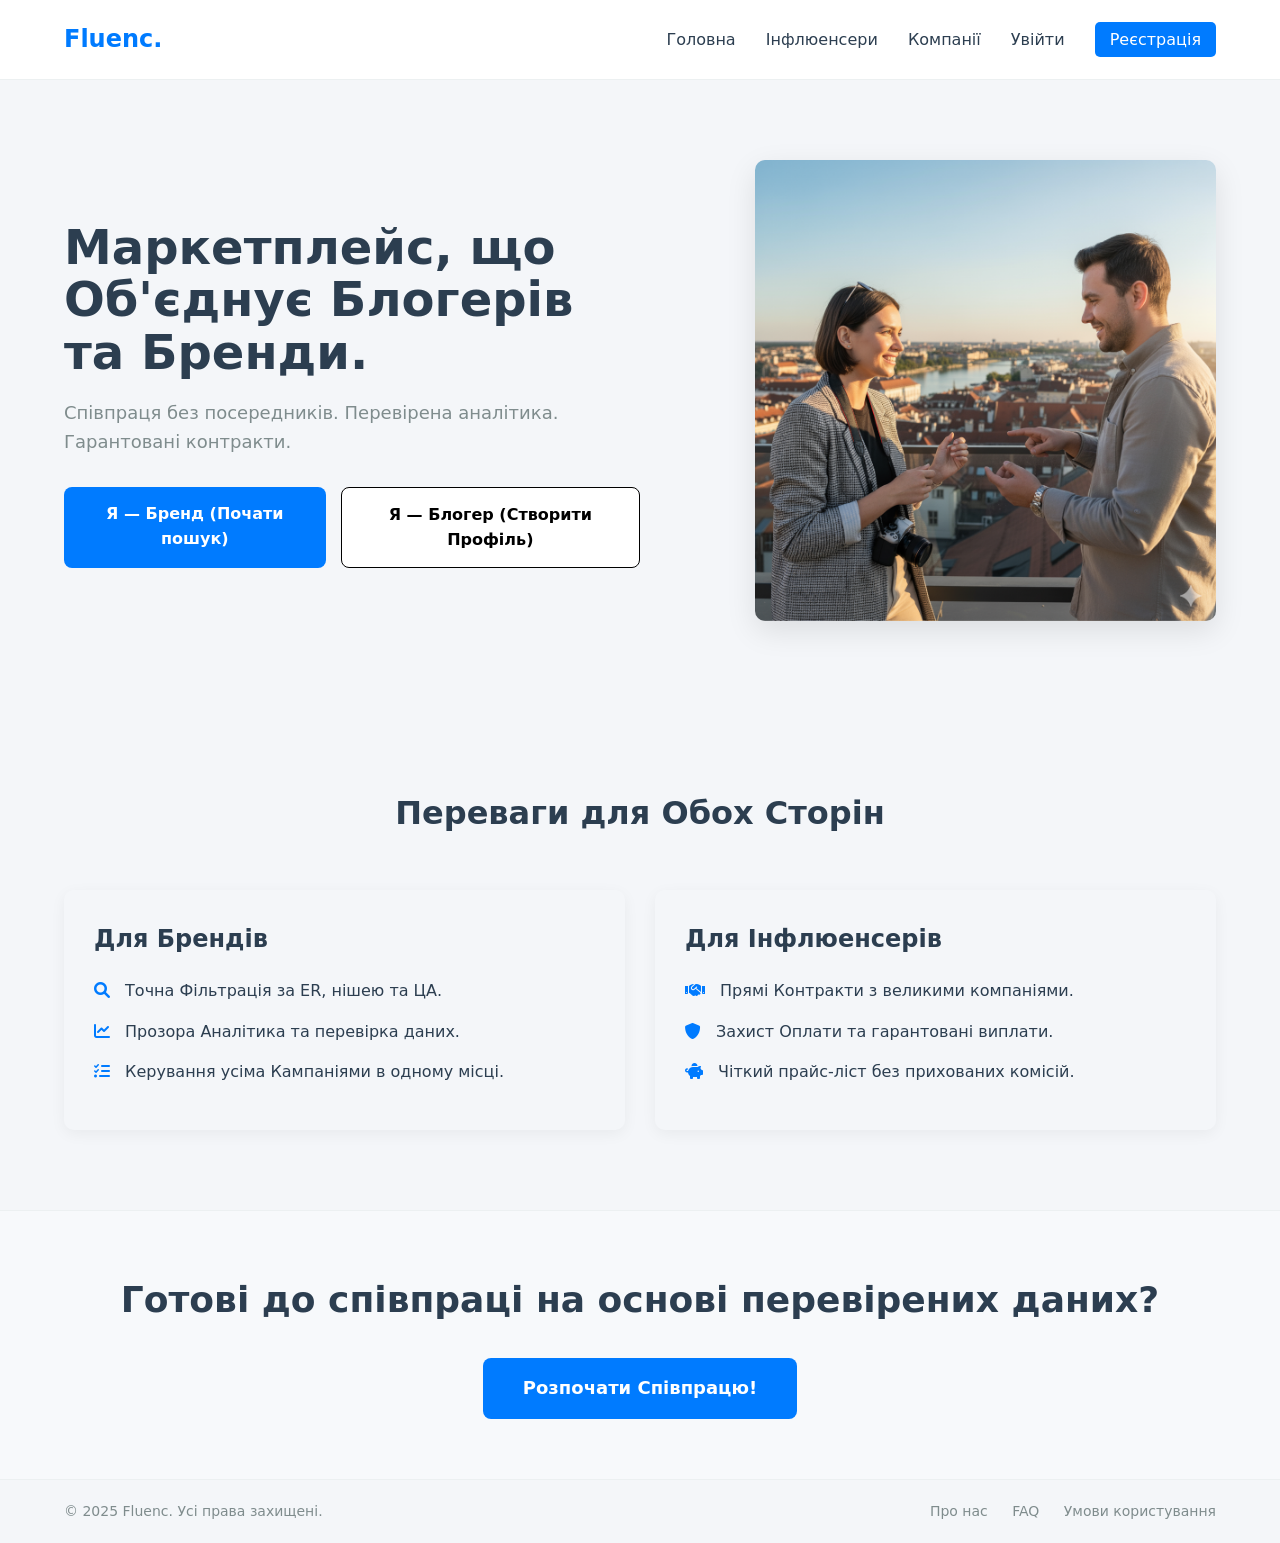
<file: index.html>
<!DOCTYPE html>
<html lang="uk">
<head>
    <meta charset="UTF-8">
    <meta name="viewport" content="width=device-width, initial-scale=1.0">
    <title>Fluenc — Маркетплейс для Блогерів та Брендів</title>
    <link rel="stylesheet" href="./styles.css">
    <link rel="stylesheet" href="https://cdnjs.cloudflare.com/ajax/libs/font-awesome/6.0.0-beta3/css/all.min.css">
</head>
<body>
  <header class="main-header">
        <div class="logo">Fluenc.</div>
    <nav class="main-nav">
        <a href="./index.html" class="nav-item active">Головна</a> 
        <a href="/flpl/influencers-discovry.html" class="nav-item">Інфлюенсери</a>
        <a href="/flpl/company-list.html" class="nav-item">Компанії</a>

        <a href="./login.html" class="nav-item login-btn" id="dynamicPrimaryLink">Увійти</a>
        
        <a href="./register.html" class="nav-item signup-btn" id="dynamicSecondaryLink">Реєстрація</a>
    </nav>
    </header>

    <section class="hero-section">
        <div class="hero-content">
            <h1>Маркетплейс, що Об'єднує Блогерів та Бренди.</h1>
            <p class="subtitle">Співпраця без посередників. Перевірена аналітика. Гарантовані контракти.</p>
            <div class="cta-group">
                <a href="/register/brand" class="cta-button primary">Я — Бренд (Почати пошук)</a>
                <a href="/register/blogger" class="cta-button secondary">Я — Блогер (Створити Профіль)</a>
            </div>
        </div>
        <div class="hero-visual">
            <img src="./placeholder-hero.png" alt="Візуалізація успішної співпраці">
        </div>
    </section>
    
    <section class="value-section">
        <h2>Переваги для Обох Сторін</h2>
        <div class="value-columns">
            
            <div class="value-card brand-focus">
                <h3>Для Брендів</h3>
                <ul>
                    <li><i class="fas fa-search"></i> Точна Фільтрація за ER, нішею та ЦА.</li>
                    <li><i class="fas fa-chart-line"></i> Прозора Аналітика та перевірка даних.</li>
                    <li><i class="fas fa-tasks"></i> Керування усіма Кампаніями в одному місці.</li>
                </ul>
            </div>

            <div class="value-card influencer-focus">
                <h3>Для Інфлюенсерів</h3>
                <ul>
                    <li><i class="fas fa-handshake"></i> Прямі Контракти з великими компаніями.</li>
                    <li><i class="fas fa-shield-alt"></i> Захист Оплати та гарантовані виплати.</li>
                    <li><i class="fas fa-piggy-bank"></i> Чіткий прайс-ліст без прихованих комісій.</li>
                </ul>
            </div>

        </div>
    </section>

    <section class="final-cta">
        <h2>Готові до співпраці на основі перевірених даних?</h2>
        <a href="./register.html" class="cta-button primary large">Розпочати Співпрацю!</a>
    </section>

    <footer class="main-footer">
        <p>&copy; 2025 Fluenc. Усі права захищені.</p>
        <div class="footer-links">
            <a href="#">Про нас</a>
            <a href="#">FAQ</a>
            <a href="#">Умови користування</a>
        </div>
    </footer>
<script>
    document.addEventListener('DOMContentLoaded', () => {
        const token = localStorage.getItem('userToken');

        // Динамічні елементи
        const primaryLink = document.getElementById('dynamicPrimaryLink');
        const secondaryLink = document.getElementById('dynamicSecondaryLink');
        
        // Перевіряємо токен і оновлюємо навігацію
        if (token) {
            // КОРИСТУВАЧ УВІЙШОВ
            
            // 1. Зміна "Увійти" на "Мій Профіль"
            if (primaryLink) {
                primaryLink.textContent = 'Мій Профіль';
                primaryLink.href = './profile.html';
                // Прибираємо клас login-btn, якщо він має стилі, які не підходять для "Профілю"
                // primaryLink.classList.remove('login-btn'); 
                // primaryLink.classList.add('profile-btn'); // Додаємо, якщо потрібно
            }

            // 2. Зміна "Реєстрація" на "Вийти"
            if (secondaryLink) {
                secondaryLink.textContent = 'Вийти';
                secondaryLink.href = '#'; // Посилання на сторінку "Вийти" не потрібне
                
                // Додаємо функціональність "Вийти"
                secondaryLink.addEventListener('click', (e) => {
                    e.preventDefault();
                    localStorage.removeItem('userToken'); // Видаляємо токен
                    window.location.href = './index.html'; 
                });
            }

        } else {
            // КОРИСТУВАЧ ВИЙШОВ (Залишаємо як є, але явно встановлюємо на випадок оновлення)

            if (primaryLink) {
                primaryLink.textContent = 'Увійти';
                primaryLink.href = './login.html';
            }
            if (secondaryLink) {
                secondaryLink.textContent = 'Реєстрація';
                secondaryLink.href = './register.html';
                // Важливо: видалити попередній обробник подій "Вийти", якщо він був
                // Хоча при перезавантаженні сторінки він видаляється автоматично.
            }
        }
    });
</script>
</body>
</html>
</file>
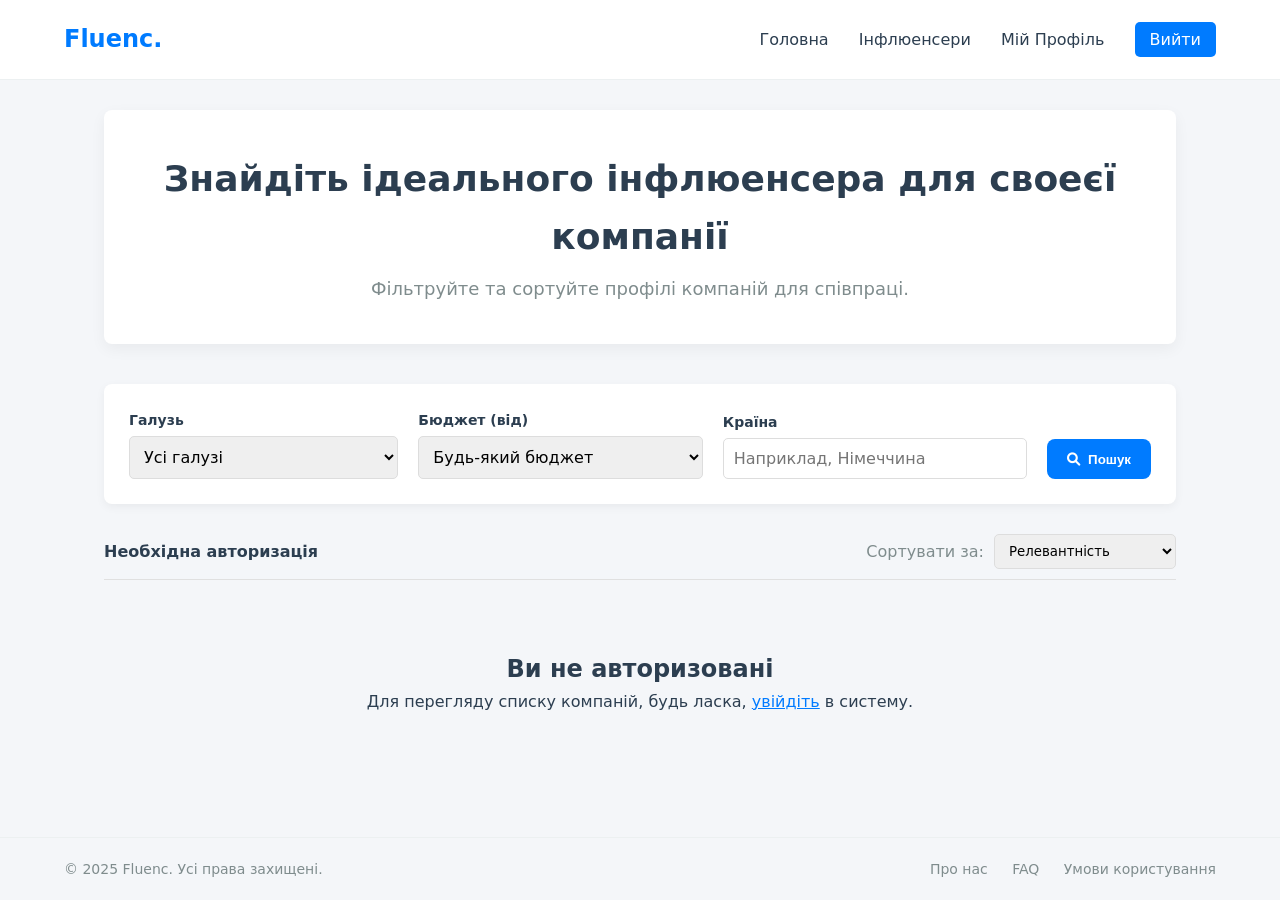
<file: company-discovery.html>
<!DOCTYPE html>
<html lang="uk">
<head>
    <meta charset="UTF-8">
    <meta name="viewport" content="width=device-width, initial-scale=1.0">
    <title>Пошук Компаній | Fluenc</title>
    <link rel="stylesheet" href="./styles.css"> 
    <link rel="stylesheet" href="https://cdnjs.cloudflare.com/ajax/libs/font-awesome/6.0.0-beta3/css/all.min.css">
</head>
<body>

    <header class="main-header">
        <div class="logo">Fluenc.</div>
        <nav class="main-nav">
            <a href="/flpl/index.html" class="nav-item">Головна</a>
            <a href="/flpl/influencers-discovery.html" class="nav-item">Інфлюенсери</a> 
            <a href="./profile.html" class="nav-item login-btn">Мій Профіль</a>
            <a href="#" class="nav-item signup-btn" id="logoutBtn">Вийти</a>
        </nav>
    </header>

    <div class="discovery-container">
        
        <div class="discovery-hero">
            <h1>Знайдіть ідеального інфлюенсера для своеєї компанії</h1>
            <p>Фільтруйте та сортуйте профілі компаній для співпраці.</p>
        </div>

        <div class="filter-panel">
            <div class="filter-group">
                <label for="category">Галузь</label>
                <select id="category">
                    <option value="">Усі галузі</option>
                    <option value="tech">Tech</option>
                    <option value="food">Food & Beverage</option>
                    <option value="fashion">Fashion & Apparel</option>
                </select>
            </div>

            <div class="filter-group">
                <label for="followers">Бюджет (від)</label>
                <select id="followers">
                    <option value="">Будь-який бюджет</option>
                    <option value="10k">$10,000+</option>
                    <option value="50k">$50,000+</option>
                </select>
            </div>
            
            <div class="filter-group">
                <label for="country">Країна</label>
                <input type="text" id="country" placeholder="Наприклад, Німеччина">
            </div>

            <button class="cta-button primary" id="searchButton">
                <i class="fas fa-search"></i> Пошук
            </button>
        </div>

        <div class="results-header">
            <span class="results-count" id="resultsCount">Завантаження...</span>
            <div class="sort-options">
                <label for="sort">Сортувати за:</label>
                <select id="sort">
                    <option value="relevance">Релевантність</option>
                    <option value="budget_desc">Бюджет (спадання)</option>
                    <option value="age_asc">Найновіші</option>
                </select>
            </div>
        </div>

        <div class="influencer-grid" id="companyGrid">
            </div>
        
        <div class="pagination">
        </div>
    </div>

    <footer class="main-footer">
        <p>&copy; 2025 Fluenc. Усі права захищені.</p>
        <div class="footer-links">
            <a href="#">Про нас</a>
            <a href="#">FAQ</a>
            <a href="#">Умови користування</a>
        </div>
    </footer>

<script>
    document.addEventListener('DOMContentLoaded', () => {
        // !!! ЗМІНА API URL ДЛЯ КОМПАНІЙ !!!
        const API_URL = 'http://185.12.143.193:8080/profiles/companies/';
        const storedToken = localStorage.getItem('userToken'); 
        // !!! ЗМІНА ID КОНТЕЙНЕРА !!!
        const companyGrid = document.getElementById('companyGrid'); 
        const resultsCount = document.getElementById('resultsCount');
        const searchButton = document.getElementById('searchButton');
        const LOGIN_PATH = './login.html'; 
        
        // !!! Шлях до дефолтного фото !!!
        const DEFAULT_PHOTO_URL = './3kyuvn3ky.png'; 

        // 1. ПЕРЕВІРКА АВТОРИЗАЦІЇ
        if (!storedToken) {
            resultsCount.textContent = 'Необхідна авторизація';
            companyGrid.innerHTML = `
                <div class="error-state" style="text-align: center; padding: 50px;">
                    <h2>Ви не авторизовані</h2>
                    <p>Для перегляду списку компаній, будь ласка, <a href="${LOGIN_PATH}" style="color: var(--primary-color);">увійдіть</a> в систему.</p>
                </div>
            `;
            return; 
        }

        // 2. ДОПОМІЖНІ ФУНКЦІЇ
        function formatCount(count) { return 'N/A'; }
        
        // Визначаємо іконку для соціальної мережі/сайту компанії
        function getSocialIcon(socialValue) {
            if (!socialValue) return '<i class="fas fa-globe"></i>';
            const lowerValue = socialValue.toLowerCase();
            if (lowerValue.includes('facebook') || lowerValue.includes('fb')) return '<i class="fab fa-facebook" style="color: #4267B2;"></i>';
            if (lowerValue.includes('linkedin')) return '<i class="fab fa-linkedin" style="color: #0A66C2;"></i>';
            if (lowerValue.includes('http') || lowerValue.includes('www')) return '<i class="fas fa-link"></i>';
            return '<i class="fas fa-globe"></i>'; 
        }
        
        /**
         * Генерує HTML-картку КОМПАНІЇ.
         * Використовуємо лише id, name, social.
         */
        function createCompanyCard(company) {
            const photoUrl = DEFAULT_PHOTO_URL;
            // Посилання на профіль компанії
            const profileUrl = company.id ? `/flpl/company-profile.html?id=${company.id}` : '#'; 
            const name = company.name || `Компанія #${company.id || 'N/A'}`;
            const primarySocialIcon = getSocialIcon(company.social);
            
            const niche = 'Не вказана галузь';
            const price = 'Запит на ціну'; // Це заглушка для полів компанії
            const isVerified = ''; 

            let socialLink = company.social || '#'; 

            // ВИПРАВЛЕННЯ URL (забезпечення абсолютності)
            if (socialLink.startsWith('https:/') && !socialLink.startsWith('https://')) {
                socialLink = socialLink.replace('https:/', 'https://');
            } else if (socialLink.startsWith('http:/') && !socialLink.startsWith('http://')) {
                socialLink = socialLink.replace('http:/', 'http://');
            }

            return `
                <div class="influencer-card">
                    <img class="card-photo" src="${photoUrl}" alt="${name}">
                    <div class="card-info">
                        <h3 class="card-name">${name} ${isVerified}</h3>
                        <p class="card-niche">Галузь: **${niche}**</p>
                        
                        <div class="card-stats" style="grid-template-columns: 1fr; border-top: none;">
                            <a href="${socialLink}" target="_blank" class="stat-item" 
                               style="flex-direction: row; gap: 10px; margin-bottom: 5px; text-decoration: none; color: inherit;">
                                ${primarySocialIcon}
                            </a>
                        </div>

                        <div class="card-pricing">
                            **Потреби:** ${price} 
                        </div>
                    </div> 
                    <a href="${profileUrl}" class="cta-button secondary full-width-btn">Переглянути Профіль</a>
                </div>
            `;
        }

        // 3. ФУНКЦІЯ ЗАВАНТАЖЕННЯ ДАНИХ
        async function fetchCompanies() {
            companyGrid.innerHTML = '<h2>Завантаження даних компаній...</h2>';
            resultsCount.textContent = 'Завантаження...';

            try {
                const response = await fetch(API_URL, {
                    method: 'GET',
                    headers: {
                        'Authorization': `Token ${storedToken}`, 
                        'Content-Type': 'application/json'
                    }
                });

                if (!response.ok) {
                    if (response.status === 401 || response.status === 403) {
                        localStorage.removeItem('userToken');
                        alert('Ваша сесія закінчилася або токен недійсний. Будь ласка, увійдіть знову.');
                        window.location.href = LOGIN_PATH;
                        return;
                    }
                    throw new Error(`HTTP error! status: ${response.status}`);
                }

                const data = await response.json();
                
                // === ПАРСИНГ: Очікуємо, що масив називається 'companies' або 'influencers' (залежно від конфігурації API) ===
                let companies;
                if (data && Array.isArray(data.companies)) {
                    companies = data.companies; 
                } else if (data && Array.isArray(data.influencers)) {
                     // Запасний варіант: якщо API неправильно назвав поле
                    companies = data.influencers;
                } else if (Array.isArray(data)) {
                    companies = data; // Запасний варіант для прямого масиву
                } else {
                    companies = [];
                }
                // =======================================================================

                if (companies.length === 0) {
                    companyGrid.innerHTML = '<p class="no-results" style="text-align: center;">На жаль, компаній не знайдено.</p>';
                    resultsCount.textContent = 'Знайдено 0 компаній';
                    return;
                }

                // Рендеринг карток
                const cardsHtml = companies.map(createCompanyCard).join('');
                companyGrid.innerHTML = cardsHtml;
                resultsCount.textContent = `Знайдено ${companies.length} компаній`;

            } catch (error) {
                console.error('Помилка завантаження компаній:', error);
                companyGrid.innerHTML = `
                    <div class="error-state" style="text-align: center; padding: 30px;">
                        <h2>Помилка завантаження даних</h2>
                        <p>Не вдалося отримати дані з API. Перевірте мережу або API-сервер.</p>
                    </div>
                `;
                resultsCount.textContent = 'Помилка завантаження';
            }
        }

        // Запускаємо завантаження даних
        fetchCompanies();
        
        // Додаємо обробник подій для кнопки "Пошук"
        searchButton.addEventListener('click', fetchCompanies);
    });
</script>
</body>
</html>
</file>
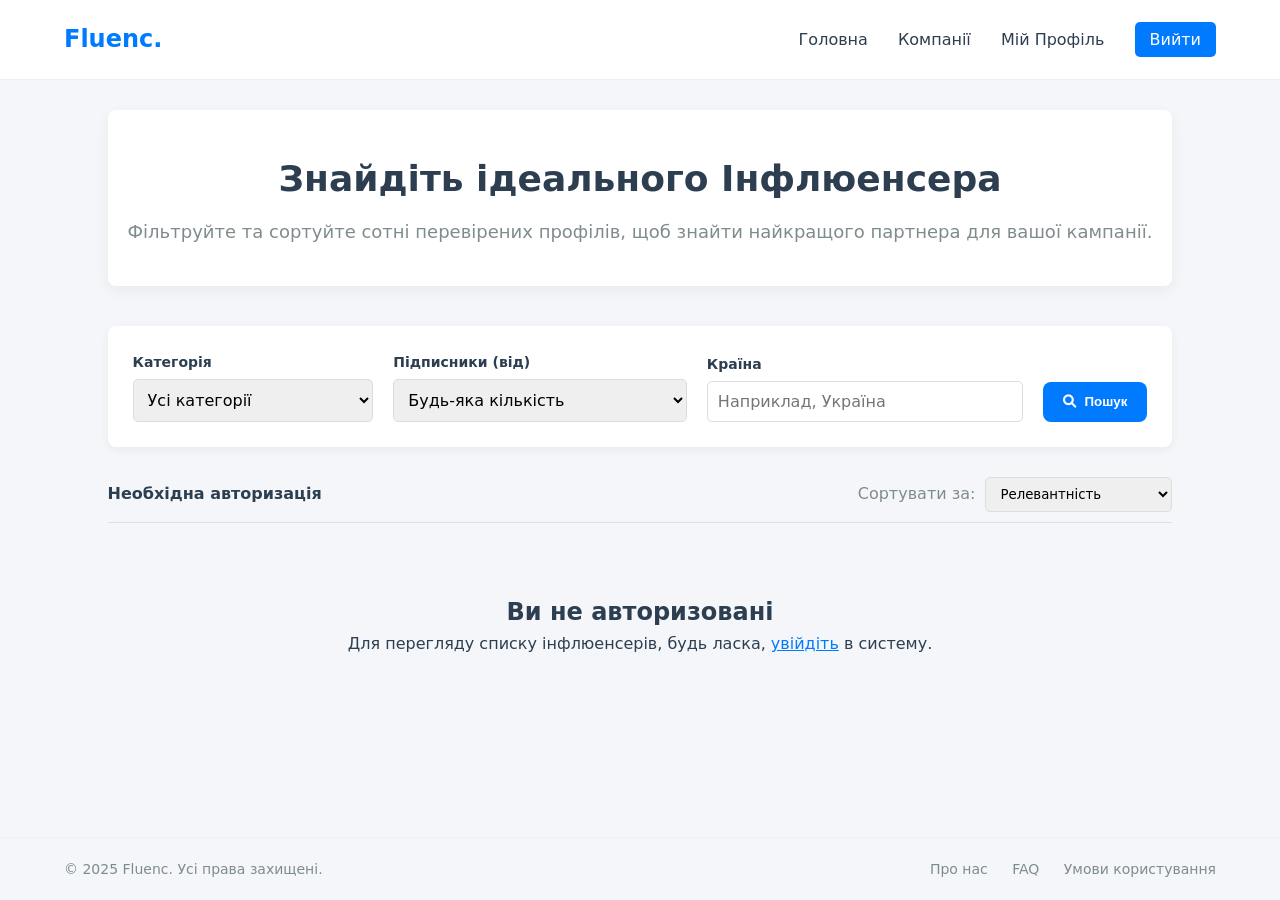
<file: influencers-discovery.html>
<!DOCTYPE html>
<html lang="uk">
<head>
    <meta charset="UTF-8">
    <meta name="viewport" content="width=device-width, initial-scale=1.0">
    <title>Пошук Інфлюенсерів | Fluenc</title>
    <link rel="stylesheet" href="./styles.css"> 
    <link rel="stylesheet" href="https://cdnjs.cloudflare.com/ajax/libs/font-awesome/6.0.0-beta3/css/all.min.css">
</head>
<body>

    <header class="main-header">
        <div class="logo">Fluenc.</div>
        <nav class="main-nav">
            <a href="/flpl/index.html" class="nav-item">Головна</a>
            <a href="./company-discovery.html" class="nav-item">Компанії</a>
            <a href="./profile.html" class="nav-item login-btn">Мій Профіль</a>
            <a href="#" class="nav-item signup-btn" id="logoutBtn">Вийти</a>
        </nav>
    </header>

    <div class="discovery-container">
        
        <div class="discovery-hero">
            <h1>Знайдіть ідеального Інфлюенсера</h1>
            <p>Фільтруйте та сортуйте сотні перевірених профілів, щоб знайти найкращого партнера для вашої кампанії.</p>
        </div>

        <div class="filter-panel">
           <div class="filter-group">
            <label for="category">Категорія</label>
             <select id="category">
              <option value="">Усі категорії</option>
              <option value="lifestyle">Lifestyle</option>
              <option value="tech">Tech</option>
              <option value="fashion">Fashion</option>
              <option value="food">Food</option>
              <option value="general">General</option> 
             </select>
           </div>

            <div class="filter-group">
                <label for="followers">Підписники (від)</label>
                <select id="followers">
                    <option value="">Будь-яка кількість</option>
                    <option value="10k">10,000+</option>
                    <option value="50k">50,000+</option>
                    <option value="100k">100,000+</option>
                    <option value="1m">1,000,000+</option>
                </select>
            </div>
            
            <div class="filter-group">
                <label for="country">Країна</label>
                <input type="text" id="country" placeholder="Наприклад, Україна">
            </div>

            <button class="cta-button primary" id="searchButton">
                <i class="fas fa-search"></i> Пошук
            </button>
        </div>

        <div class="results-header">
            <span class="results-count" id="resultsCount">Завантаження...</span>
            <div class="sort-options">
                <label for="sort">Сортувати за:</label>
                <select id="sort">
                    <option value="relevance">Релевантність</option>
                    <option value="followers_desc">Followers (спадання)</option>
                    <option value="price_asc">Ціна (зростання)</option>
                </select>
            </div>
        </div>

        <div class="influencer-grid" id="influencerGrid">
            </div>
        
        <div class="pagination">
            </div>
    </div>

    <footer class="main-footer">
        <p>&copy; 2025 Fluenc. Усі права захищені.</p>
        <div class="footer-links">
            <a href="#">Про нас</a>
            <a href="#">FAQ</a>
            <a href="#">Умови користування</a>
        </div>
    </footer>
<script>
    document.addEventListener('DOMContentLoaded', () => {
        const API_URL = 'http://185.12.143.193:8080/profiles/influencers/';
        const storedToken = localStorage.getItem('userToken'); 
        const influencerGrid = document.getElementById('influencerGrid');
        const resultsCount = document.getElementById('resultsCount');
        const searchButton = document.getElementById('searchButton');
        const LOGIN_PATH = './login.html'; 
        
        const DEFAULT_PHOTO_URL = './defaultava.png'; 
        
        // Отримання елементів фільтрів
        const categoryFilter = document.getElementById('category'); 
        const countryInput = document.getElementById('country'); 
        const followersFilter = document.getElementById('followers'); 

        // Глобальна змінна для зберігання всіх даних
        let allInfluencers = []; 
        let filteredInfluencers = [];

        // 1. ПЕРЕВІРКА АВТОРИЗАЦІЇ (НЕ ЗМІНЮЄМО)
        if (!storedToken) {
            resultsCount.textContent = 'Необхідна авторизація';
            influencerGrid.innerHTML = `
                <div class="error-state" style="text-align: center; padding: 50px;">
                    <h2>Ви не авторизовані</h2>
                    <p>Для перегляду списку інфлюенсерів, будь ласка, <a href="${LOGIN_PATH}" style="color: var(--primary-color);">увійдіть</a> в систему.</p>
                </div>
            `;
            return; 
        }

        // 2. ДОПОМІЖНІ ФУНКЦІЇ (НЕ ЗМІНЮЄМО)
        function formatCount(count) { 
            return 'N/A'; 
        }
        
        function getSocialIcon(socialValue) {
            if (!socialValue) return '<i class="fas fa-globe"></i>';
            const lowerValue = socialValue.toLowerCase();
            if (lowerValue.includes('vk')) return '<i class="fab fa-vk" style="color: #4C75A3;"></i> VK';
            if (lowerValue.includes('inst') || lowerValue.includes('instagram')) return '<i class="fab fa-instagram" style="color: #E4405F;"></i> Instagram';
            if (lowerValue.includes('youtube')) return '<i class="fab fa-youtube" style="color: #FF0000;"></i> YouTube';
            if (lowerValue.includes('twitch')) return '<i class="fab fa-twitch" style="color: #6441a5;"></i> Twitch';
            return '<i class="fas fa-globe"></i> Website'; 
        }

        function getCountryCode(countryName) {
            const countryCodes = {
                'ukraine': 'UA', 'poland': 'PL', 'deutscland': 'DE', 'united states': 'US',
                'usa': 'US', 'germany': 'DE', 'no entered': 'MISSING', 
            };
            const lowerCaseCountryName = countryName ? countryName.toLowerCase() : '';
            return countryCodes[lowerCaseCountryName] || null; 
        }
        
        function createInfluencerCard(influencer) {
            const photoUrl = DEFAULT_PHOTO_URL;
            const profileUrl = influencer.id ? `/flpl/influencer-profile.html?id=${influencer.id}` : '#'; 
            const name = influencer.name || `Користувач #${influencer.id || 'N/A'}`;
            const primarySocialIcon = getSocialIcon(influencer.social);
            
            const niche = influencer.category || influencer.niche || 'Не визначено';
            const price = 'Запит';
            const isVerified = ''; 

            const countryName = influencer.Country || influencer.country || ''; 
            const countryCode = getCountryCode(countryName);
            
            let socialLink = influencer.social || '#'; 
            if (socialLink.startsWith('https:/') && !socialLink.startsWith('https://')) {
                socialLink = socialLink.replace('https:/', 'https://');
            } else if (socialLink.startsWith('http:/') && !socialLink.startsWith('http://')) {
                socialLink = socialLink.replace('http:/', 'http://');
            }


            return `
                <div class="influencer-card">
                    <img class="card-photo" src="${photoUrl}" alt="${name}">
                    <div class="card-info">
                        <h3 class="card-name">${name} ${isVerified}</h3>
                        <p class="card-niche">Категорія: ${niche}</p>
                        
                        ${countryCode === 'MISSING'
                            ? `<p class="card-country"><i class="fas fa-map-marker-alt"></i> <strong>Не вказано</strong></p>`
                            : countryCode 
                                ? `<p class="card-country"><img src="https://flagcdn.com/16x12/${countryCode.toLowerCase()}.png" alt="${countryName} flag" class="flag-icon" /> ${countryName}</p>` 
                                : `<p class="card-country"><i class="fas fa-map-marker-alt"></i> ${countryName || 'Країна не вказана'}</p>`
                        }
                        
                        <div class="card-stats" style="grid-template-columns: 1fr; border-top: none;">
                            <a href="${socialLink}" target="_blank" class="stat-item" 
                               style="flex-direction: row; gap: 10px; margin-bottom: 5px; text-decoration: none; color: inherit;">
                                ${primarySocialIcon || 'Соціальна мережа не вказана'}
                            </a>
                        </div>

                        <div class="card-pricing">
                            <strong>Ціна поста:</strong> ${price}
                        </div>
                    </div>    
                    <a href="${profileUrl}" class="cta-button secondary full-width-btn">Переглянути Профіль</a>
                </div>
            `;
        }

        /**
         * Рендерить картки інфлюенсерів на сторінці
         */
        function renderInfluencers(influencers) {
            if (influencers.length === 0) {
                influencerGrid.innerHTML = '<p class="no-results" style="text-align: center;">На жаль, інфлюенсерів не знайдено за заданими фільтрами.</p>';
                resultsCount.textContent = 'Знайдено 0 інфлюенсерів';
                return;
            }

            const cardsHtml = influencers.map(createInfluencerCard).join('');
            influencerGrid.innerHTML = cardsHtml;
            resultsCount.textContent = `Знайдено ${influencers.length} інфлюенсерів`;
        }


        /**
         * 3. ФУНКЦІЯ ФІЛЬТРАЦІЇ (КЛІЄНТСЬКА)
         */
        function applyFilters() {
            resultsCount.textContent = 'Фільтрація...';
            
            let currentInfluencers = allInfluencers;

            const selectedCategory = categoryFilter.value;
            const inputCountry = countryInput.value.trim().toLowerCase(); 
            const selectedFollowers = followersFilter.value;

            // Фільтрація за КАТЕГОРІЄЮ
            if (selectedCategory) {
                currentInfluencers = currentInfluencers.filter(influencer => {
                    const niche = (influencer.category || influencer.niche || '').toLowerCase();
                    return niche === selectedCategory.toLowerCase();
                });
            }

            // Фільтрація за КРАЇНОЮ
            if (inputCountry) {
                currentInfluencers = currentInfluencers.filter(influencer => {
                    const country = (influencer.Country || influencer.country || '').toLowerCase();
                    return country.includes(inputCountry); 
                });
            }
            
            // Фільтрація за ПІДПИСНИКАМИ (ЗАГЛУШКА)
            if (selectedFollowers) {
                // ... логіка для підписників ...
            }

            filteredInfluencers = currentInfluencers;
            renderInfluencers(filteredInfluencers);
        }

        /**
         * 4. ФУНКЦІЯ ЗАВАНТАЖЕННЯ ВСІХ ДАНИХ (ОДИН РАЗ)
         */
        async function fetchInfluencers() {
            influencerGrid.innerHTML = '<h2>Завантаження даних...</h2>';
            resultsCount.textContent = 'Завантаження всіх даних...';

            try {
                const response = await fetch(API_URL, { 
                    method: 'GET',
                    headers: {
                        'Authorization': `Token ${storedToken}`, 
                        'Content-Type': 'application/json'
                    }
                });

                if (!response.ok) {
                    // Обробка помилок авторизації
                    if (response.status === 401 || response.status === 403) {
                        localStorage.removeItem('userToken');
                        alert('Ваша сесія закінчилася або токен недійсний. Будь ласка, увійдіть знову.');
                        window.location.href = LOGIN_PATH;
                        return;
                    }
                    throw new Error(`HTTP error! status: ${response.status}`);
                }

                const data = await response.json();
                
                let fetchedInfluencers;
                // Парсинг даних
                if (data && Array.isArray(data.influencers)) {
                    fetchedInfluencers = data.influencers; 
                } else if (Array.isArray(data)) {
                    fetchedInfluencers = data; 
                } else {
                    fetchedInfluencers = [];
                }
                
                // Зберігаємо всі завантажені дані глобально
                allInfluencers = fetchedInfluencers; 
                
                // Застосовуємо фільтри (щоб відобразити список за замовчуванням)
                applyFilters();

            } catch (error) {
                console.error('Помилка завантаження інфлюенсерів:', error);
                influencerGrid.innerHTML = `
                    <div class="error-state" style="text-align: center; padding: 30px;">
                        <h2>Помилка завантаження даних</h2>
                        <p>Не вдалося отримати дані з API. Перевірте мережу або API-сервер. (${error.message})</p>
                    </div>
                `;
                resultsCount.textContent = 'Помилка завантаження';
            }
        }

        // Запускаємо завантаження даних при першому завантаженні сторінки
        fetchInfluencers();
        
        // ЄДИНА ТОЧКА ВХОДУ ДЛЯ ФІЛЬТРАЦІЇ: КНОПКА "ПОШУК"
        searchButton.addEventListener('click', applyFilters);

        // Обробники 'change' ВИДАЛЕНО, щоб фільтрація спрацьовувала лише на 'Пошук'
    });
</script>
</body>
</html>
</file>
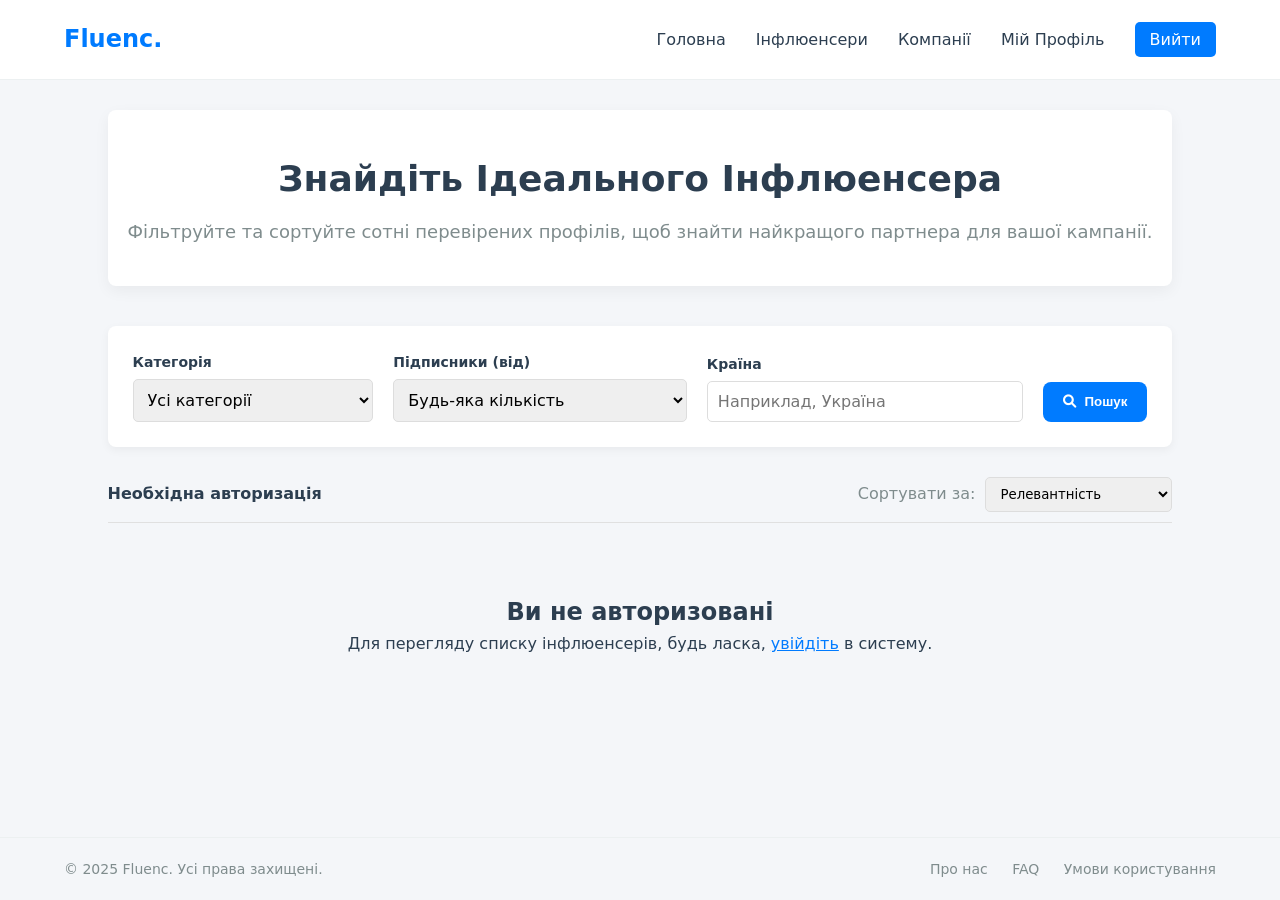
<file: influencers-discovry.html>
<!DOCTYPE html>
<html lang="uk">
<head>
    <meta charset="UTF-8">
    <meta name="viewport" content="width=device-width, initial-scale=1.0">
    <title>Пошук Інфлюенсерів | Fluenc</title>
    <link rel="stylesheet" href="./styles.css"> 
    <link rel="stylesheet" href="https://cdnjs.cloudflare.com/ajax/libs/font-awesome/6.0.0-beta3/css/all.min.css">
</head>
<body>

    <header class="main-header">
        <div class="logo">Fluenc.</div>
        <nav class="main-nav">
            <a href="/flpl/index.html" class="nav-item">Головна</a>
            <a href="/flpl/company-discovery.html" class="nav-item active">Інфлюенсери</a> 
            <a href="#" class="nav-item">Компанії</a>
            <a href="./profile.html" class="nav-item login-btn">Мій Профіль</a>
            <a href="#" class="nav-item signup-btn" id="logoutBtn">Вийти</a>
        </nav>
    </header>

    <div class="discovery-container">
        
        <div class="discovery-hero">
            <h1>Знайдіть Ідеального Інфлюенсера</h1>
            <p>Фільтруйте та сортуйте сотні перевірених профілів, щоб знайти найкращого партнера для вашої кампанії.</p>
        </div>

        <div class="filter-panel">
            <div class="filter-group">
                <label for="category">Категорія</label>
                <select id="category">
                    <option value="">Усі категорії</option>
                    <option value="lifestyle">Lifestyle</option>
                    <option value="tech">Tech</option>
                    <option value="fashion">Fashion</option>
                    <option value="food">Food</option>
                </select>
            </div>

            <div class="filter-group">
                <label for="followers">Підписники (від)</label>
                <select id="followers">
                    <option value="">Будь-яка кількість</option>
                    <option value="10k">10,000+</option>
                    <option value="50k">50,000+</option>
                    <option value="100k">100,000+</option>
                    <option value="1m">1,000,000+</option>
                </select>
            </div>
            
            <div class="filter-group">
                <label for="country">Країна</label>
                <input type="text" id="country" placeholder="Наприклад, Україна">
            </div>

            <button class="cta-button primary" id="searchButton">
                <i class="fas fa-search"></i> Пошук
            </button>
        </div>

        <div class="results-header">
            <span class="results-count" id="resultsCount">Завантаження...</span>
            <div class="sort-options">
                <label for="sort">Сортувати за:</label>
                <select id="sort">
                    <option value="relevance">Релевантність</option>
                    <option value="followers_desc">Followers (спадання)</option>
                    <option value="price_asc">Ціна (зростання)</option>
                </select>
            </div>
        </div>

        <div class="influencer-grid" id="influencerGrid">
            </div>
        
        <div class="pagination">
            </div>
    </div>

    <footer class="main-footer">
        <p>&copy; 2025 Fluenc. Усі права захищені.</p>
        <div class="footer-links">
            <a href="#">Про нас</a>
            <a href="#">FAQ</a>
            <a href="#">Умови користування</a>
        </div>
    </footer>

<script>
    document.addEventListener('DOMContentLoaded', () => {
        const API_URL = 'http://185.12.143.193:8080/profiles/influencers/';
        const storedToken = localStorage.getItem('userToken'); 
        const influencerGrid = document.getElementById('influencerGrid');
        const resultsCount = document.getElementById('resultsCount');
        const searchButton = document.getElementById('searchButton');
        const LOGIN_PATH = './login.html'; 
        
        const DEFAULT_PHOTO_URL = './3kyuvn3ky.png'; 

        // 1. ПЕРЕВІРКА АВТОРИЗАЦІЇ
        if (!storedToken) {
            resultsCount.textContent = 'Необхідна авторизація';
            influencerGrid.innerHTML = `
                <div class="error-state" style="text-align: center; padding: 50px;">
                    <h2>Ви не авторизовані</h2>
                    <p>Для перегляду списку інфлюенсерів, будь ласка, <a href="${LOGIN_PATH}" style="color: var(--primary-color);">увійдіть</a> в систему.</p>
                </div>
            `;
            return; 
        }

        // 2. ДОПОМІЖНІ ФУНКЦІЇ
        function formatCount(count) { return 'N/A'; }
        
        function getSocialIcon(socialValue) {
            if (!socialValue) return '<i class="fas fa-globe"></i>';
            const lowerValue = socialValue.toLowerCase();
            if (lowerValue.includes('vk')) return '<i class="fab fa-vk" style="color: #4C75A3;"></i>';
            if (lowerValue.includes('inst') || lowerValue.includes('instagram')) return '<i class="fab fa-instagram" style="color: #E4405F;"></i>';
            return '<i class="fas fa-globe"></i>'; 
        }
        
        function createInfluencerCard(influencer) {
            const photoUrl = DEFAULT_PHOTO_URL;
            // Перевіряємо, чи існує ID, інакше використовуємо заглушку
            const profileUrl = influencer.id ? `/flpl/influencer-profile.html?id=${influencer.id}` : '#'; 
            const name = influencer.name || `Користувач #${influencer.id || 'N/A'}`;
            const primarySocialIcon = getSocialIcon(influencer.social);
            
            const niche = 'Не визначено';
            const price = 'Запит';
            const isVerified = ''; 

            return `
                <div class="influencer-card">
                    <img class="card-photo" src="${photoUrl}" alt="${name}">
                    <div class="card-info">
                        <h3 class="card-name">${name} ${isVerified}</h3>
                        <p class="card-niche">Категорія: **${niche}**</p>
                        
                        <div class="card-stats" style="grid-template-columns: 1fr; border-top: none;">
                              <a href="${influencer.social}" target="_blank" class="stat-item" 
                               style="flex-direction: row; gap: 10px; margin-bottom: 5px; text-decoration: none; color: inherit;">
                                ${primarySocialIcon || 'Соціальна мережа не вказана'}
                            </a>
                        </div>

                        <div class="card-pricing">
                            **Ціна поста:** ${price}
                        </div>
                    </div>    
                    <a href="${profileUrl}" class="cta-button secondary full-width-btn">Переглянути Профіль</a>
                </div>
            `;
        }

        // 3. ФУНКЦІЯ ЗАВАНТАЖЕННЯ ДАНИХ (Виправлено парсинг)
        async function fetchInfluencers() {
            influencerGrid.innerHTML = '<h2>Завантаження даних...</h2>';
            resultsCount.textContent = 'Завантаження...';

            try {
                const response = await fetch(API_URL, {
                    method: 'GET',
                    headers: {
                        'Authorization': `Token ${storedToken}`, 
                        'Content-Type': 'application/json'
                    }
                });

                if (!response.ok) {
                    if (response.status === 401 || response.status === 403) {
                        localStorage.removeItem('userToken');
                        alert('Ваша сесія закінчилася або токен недійсний. Будь ласка, увійдіть знову.');
                        window.location.href = LOGIN_PATH;
                        return;
                    }
                    throw new Error(`HTTP error! status: ${response.status}`);
                }

                const data = await response.json();
                
                // === ВИПРАВЛЕННЯ ПАРСИНГУ: ЗНАЙШЛИ МАСИВ У ВЛАСТИВОСТІ 'influencers' ===
                let influencers;
                if (data && Array.isArray(data.influencers)) {
                    influencers = data.influencers; 
                } else if (Array.isArray(data)) {
                    influencers = data; // Запасний варіант для прямого масиву
                } else {
                    // Якщо не вдалося знайти масив, залишаємо його порожнім
                    influencers = [];
                }
                // =======================================================================


                if (influencers.length === 0) {
                    influencerGrid.innerHTML = '<p class="no-results" style="text-align: center;">На жаль, інфлюенсерів не знайдено.</p>';
                    resultsCount.textContent = 'Знайдено 0 інфлюенсерів';
                    return;
                }

                // Рендеринг карток
                const cardsHtml = influencers.map(createInfluencerCard).join('');
                influencerGrid.innerHTML = cardsHtml;
                resultsCount.textContent = `Знайдено ${influencers.length} інфлюенсерів`;

            } catch (error) {
                console.error('Помилка завантаження інфлюенсерів:', error);
                influencerGrid.innerHTML = `
                    <div class="error-state" style="text-align: center; padding: 30px;">
                        <h2>Помилка завантаження даних</h2>
                        <p>Не вдалося отримати дані з API. Перевірте мережу або API-сервер.</p>
                    </div>
                `;
                resultsCount.textContent = 'Помилка завантаження';
            }
        }

        // Запускаємо завантаження даних
        fetchInfluencers();
        
        // Додаємо обробник подій для кнопки "Пошук"
        searchButton.addEventListener('click', fetchInfluencers);
    });
</script>
</body>
</html>
</file>
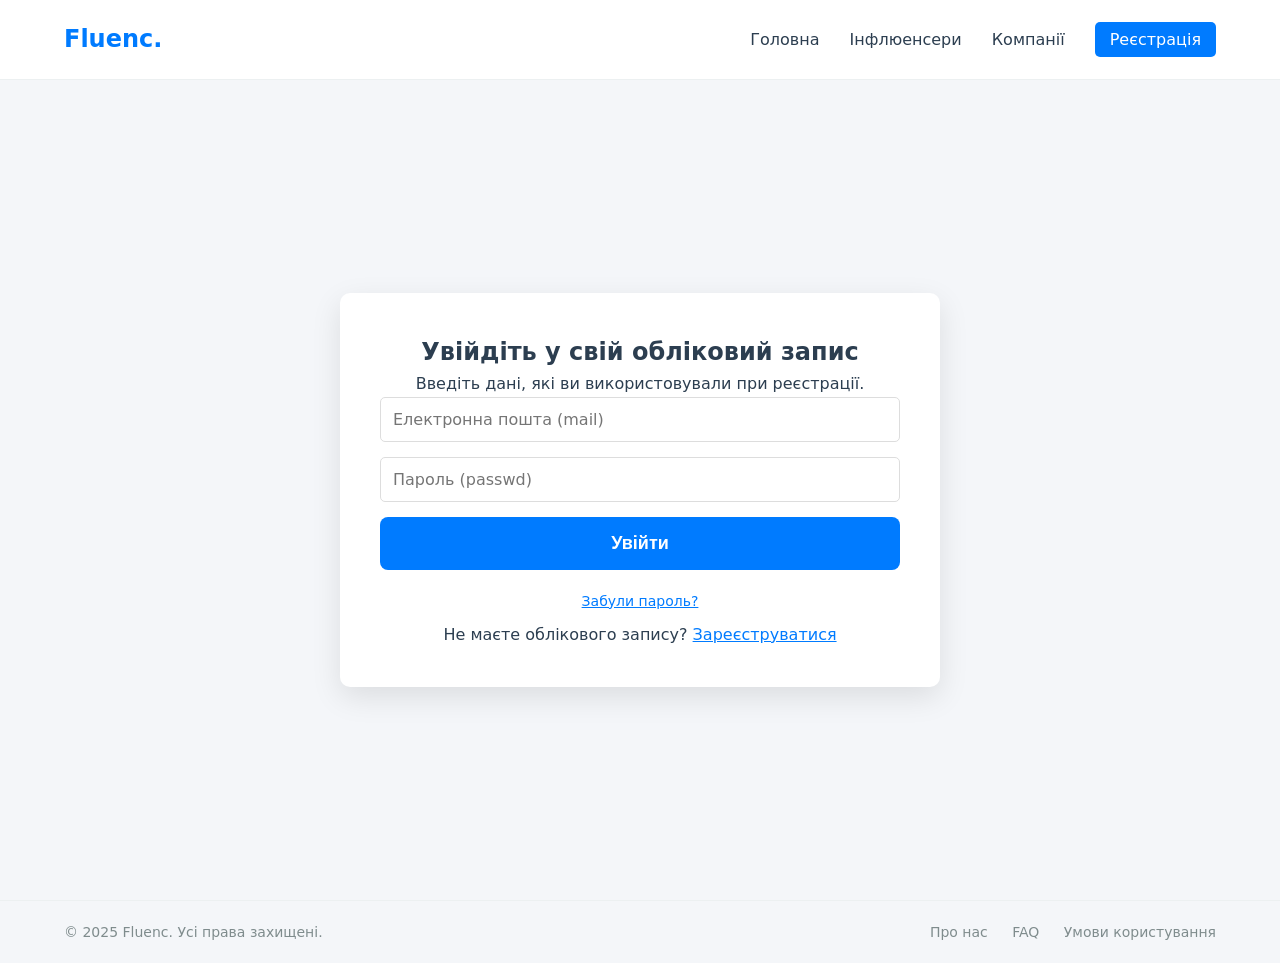
<file: login.html>
<!DOCTYPE html>
<html lang="uk">
<head>
    <meta charset="UTF-8">
    <meta name="viewport" content="width=device-width, initial-scale=1.0">
    <title>Вхід - Fluenc</title>
    <link rel="stylesheet" href="./styles.css">
    <link rel="stylesheet" href="https://cdnjs.cloudflare.com/ajax/libs/font-awesome/6.0.0-beta3/css/all.min.css">
</head>
<body>

    <header class="main-header">
        <div class="logo">Fluenc.</div>
        <nav class="main-nav">
            <a href="./" class="nav-item">Головна</a>
            <a href="#" class="nav-item">Інфлюенсери</a>
            <a href="#" class="nav-item">Компанії</a>
            <a href="./register.html" class="nav-item signup-btn">Реєстрація</a>
        </nav>
    </header>

    <div class="register-container">
        <div class="register-card">
            <h2>Увійдіть у свій обліковий запис</h2>
            <p>Введіть дані, які ви використовували при реєстрації.</p>

            <div id="errorMessage" class="message-container" style="display: none; background-color: #ffe6e6; border-color: #f44336; color: #8a1712;">
                <i class="fas fa-exclamation-triangle" style="color: #f44336;"></i>
                <div id="errorText"></div>
            </div>

            <form class="registration-form" id="loginForm">
                
                <input type="email" name="mail" placeholder="Електронна пошта (mail)" required>
                <input type="password" name="passwd" placeholder="Пароль (passwd)" required>
                
                <button type="submit" class="cta-button primary large" id="loginBtn">Увійти</button>
                
                <p style="margin-top: 20px; font-size: 14px;">
                    <a href="#" style="color: var(--primary-color);">Забули пароль?</a>
                </p>
                <p style="margin-top: 10px;">
                    Не маєте облікового запису? <a href="./register.html" style="color: var(--primary-color);">Зареєструватися</a>
                </p>
            </form>
        </div>
    </div>

    <footer class="main-footer">
        <p>&copy; 2025 Fluenc. Усі права захищені.</p>
        <div class="footer-links">
            <a href="#">Про нас</a>
            <a href="#">FAQ</a>
            <a href="#">Умови користування</a>
        </div>
    </footer>

    <script>
        // АДРЕСА АПІ для входу
        const API_URL = "http://185.12.143.193:8080/profiles/login/"; 

        const loginForm = document.getElementById('loginForm');
        const loginBtn = document.getElementById('loginBtn');
        const errorMessage = document.getElementById('errorMessage');
        const errorText = document.getElementById('errorText');

        // Функція для відправки форми через Fetch API
        loginForm.addEventListener('submit', async function(event) {
            event.preventDefault(); 
            
            // Приховуємо попередні помилки
            errorMessage.style.display = 'none'; 

            loginBtn.disabled = true;
            loginBtn.textContent = 'Вхід...';

            // 1. Збір даних
            const formData = new FormData(loginForm);
            const data = {};
            
            for (let pair of formData.entries()) {
                data[pair[0]] = pair[1];
            }

            // 2. Відправка JSON на API
            try {
                const response = await fetch(API_URL, {
                    method: 'POST',
                    headers: {
                        'Content-Type': 'application/json',
                    },
                    body: JSON.stringify(data)
                });

                // Спроба отримати тіло відповіді, навіть при помилці
                const result = await response.json(); 

                if (response.ok) {
                    // =========================================================
                    // УСПІШНИЙ ВХІД (HTTP 200)
                    // =========================================================
                    
                    // Витягуємо роль користувача з відповіді. result.role є найпростішим
                    const profileData = result.profile_data || result;
                    const userRole = result.role || profileData.type || 'company';
                    
                    // Зберігаємо дані в localStorage 
// Зберігаємо токен
                    localStorage.setItem('userToken', result.token);

// Зберігаємо лише профільні дані
                    localStorage.setItem('userProfile', JSON.stringify(result.profile_data));
              

                    // Перенаправлення залежно від ролі
                    if (userRole === 'influencer') {
                        window.location.href = './profile.html'; 
                    } else if (userRole === 'company') {
                        window.location.href = '/company-dashboard.html'; 
                    } else {
                        window.location.href = '/index.html'; 
                    }

                } else {
                    // =========================================================
                    // ПОМИЛКА ВХОДУ (HTTP 4xx)
                    // =========================================================
                    
                    let message = 'Неправильна пошта або пароль. Спробуйте ще раз.';
                    
                    // Приймаємо повідомлення про помилку від API
                    if (result && result.detail) {
                        message = result.detail;
                    } else if (result && result.message) {
                        message = result.message;
                    }

                    errorText.textContent = message;
                    errorMessage.style.display = 'flex';
                }

            } catch (error) {
                // =========================================================
                // ПОМИЛКА МЕРЕЖІ/СЕРВЕРА
                // =========================================================
                errorText.textContent = 'Помилка з’єднання. Перевірте API-сервер або CORS/HTTPS налаштування.';
                errorMessage.style.display = 'flex';
                console.error('Fetch Error:', error);
            } finally {
                loginBtn.disabled = false;
                loginBtn.textContent = 'Увійти';
            }
        });
    </script>
</body>
</html>
</file>
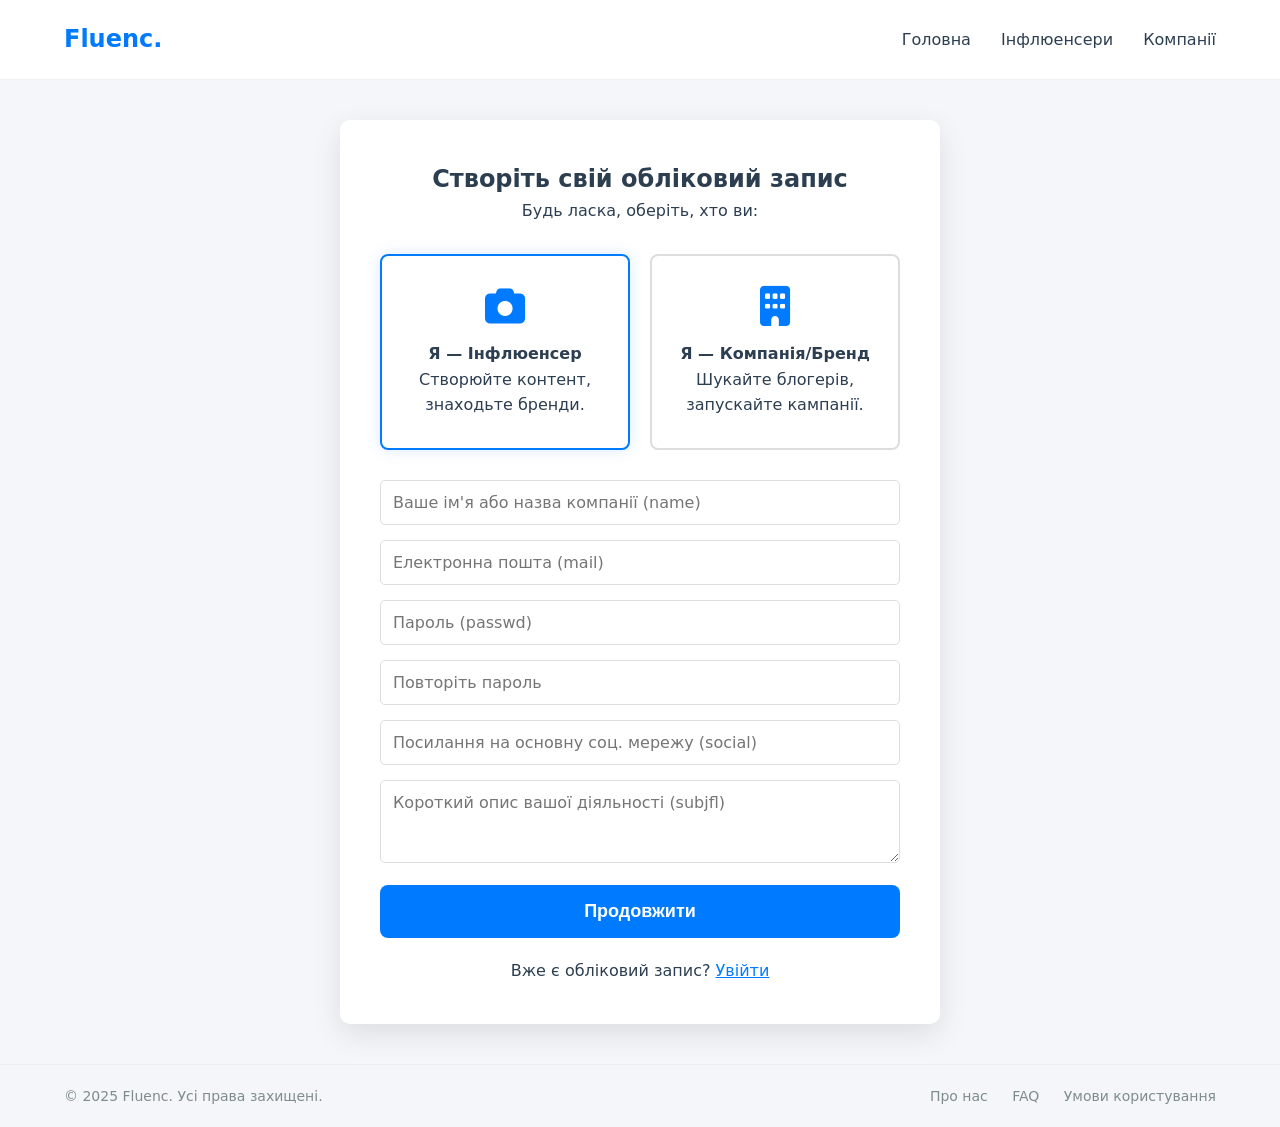
<file: register.html>
<!DOCTYPE html>
<html lang="uk">
<head>
    <meta charset="UTF-8">
    <meta name="viewport" content="width=device-width, initial-scale=1.0">
    <title>Реєстрація - Fluenc</title>
    <link rel="stylesheet" href="./styles.css">
    <link rel="stylesheet" href="https://cdnjs.cloudflare.com/ajax/libs/font-awesome/6.0.0-beta3/css/all.min.css">
</head>
<body>

    <header class="main-header">
        <div class="logo">Fluenc.</div>
        <nav class="main-nav">
            <a href="index.html" class="nav-item">Головна</a>
            <a href="#" class="nav-item">Інфлюенсери</a>
            <a href="#" class="nav-item">Компанії</a>
        </nav>
    </header>

    <div class="register-container">
        <div class="register-card">
            <h2>Створіть свій обліковий запис</h2>
            <p>Будь ласка, оберіть, хто ви:</p>

            <div id="successMessage" class="message-container message-success" style="display: none;">
                <i class="fas fa-check-circle"></i>
                <div>
                    <p><strong>Ви успішно зареєструвались!</strong></p>
                    <p style="font-size: 14px;">На вашу пошту надіслано лист з активацією акаунту.</p>
                </div>
            </div>

            <div class="role-selection" id="roleSelection">
                <div class="role-option active" data-role="influencer" id="optInfluencer">
                    <i class="fas fa-camera"></i>
                    <h4>Я — Інфлюенсер</h4>
                    <p>Створюйте контент, знаходьте бренди.</p>
                </div>
                <div class="role-option" data-role="company" id="optCompany">
                    <i class="fas fa-building"></i>
                    <h4>Я — Компанія/Бренд</h4>
                    <p>Шукайте блогерів, запускайте кампанії.</p>
                </div>
            </div>

            <form class="registration-form" id="regForm">
                
                <input type="text" name="name" placeholder="Ваше ім'я або назва компанії (name)" required>
                <input type="email" name="mail" placeholder="Електронна пошта (mail)" required>
                <input type="password" name="passwd" placeholder="Пароль (passwd)" required>
                <input type="password" name="confirm_password" placeholder="Повторіть пароль" required>
                
                <input type="url" name="social" id="influencerLink" 
                       placeholder="Посилання на основну соц. мережу (social)" 
                       required style="display: block;"> 
                       
                <input type="url" name="website" id="companyWebsite" 
                       placeholder="Сайт компанії (website)" 
                       required style="display: none;"> 

                <textarea id="subjectField" name="subjfl" 
                          placeholder="Короткий опис вашої діяльності (subjfl)" 
                          rows="3" required></textarea>
                
                <input type="hidden" name="type" id="userRole" value="influencer"> 

                <button type="submit" class="cta-button primary large" id="submitBtn">Продовжити</button>
                
                <p style="margin-top: 20px;">
                    Вже є обліковий запис? <a href="./login.html" style="color: var(--primary-color);">Увійти</a>
                </p>
            </form>
        </div>
    </div>

    <footer class="main-footer">
        <p>&copy; 2025 Fluenc. Усі права захищені.</p>
        <div class="footer-links">
            <a href="#">Про нас</a>
            <a href="#">FAQ</a>
            <a href="#">Умови користування</a>
        </div>
    </footer>

    <script>
        // УВАГА: Якщо ваш API не підтримує HTTPS, ви зіткнетеся з помилкою Mixed Content (як обговорювалося).
        // Для коректної роботи зі сторінки HTTPS використовуйте 'https://...' або тестуйте локально.
        const API_URL = "http://185.12.143.193:8080/profiles/";

        // Елементи форми
        const influencerLink = document.getElementById('influencerLink');
        const companyWebsite = document.getElementById('companyWebsite');
        const userRoleInput = document.getElementById('userRole'); 
        const optInfluencer = document.getElementById('optInfluencer');
        const optCompany = document.getElementById('optCompany');
        const subjectField = document.getElementById('subjectField');
        const regForm = document.getElementById('regForm');
        const submitBtn = document.getElementById('submitBtn');
        const successMsg = document.getElementById('successMessage');
        const roleSelection = document.getElementById('roleSelection');

        // Функція для динамічного оновлення ролі та полів
        function updateRole(role) {
            userRoleInput.value = role;

            if (role === 'influencer') {
                optInfluencer.classList.add('active');
                optCompany.classList.remove('active');
                
                influencerLink.style.display = 'block';
                influencerLink.required = true; 
                companyWebsite.style.display = 'none';
                companyWebsite.required = false; 
                
                subjectField.name = 'subjfl';
                subjectField.placeholder = 'Короткий опис вашої діяльності (subjfl)';
            } else if (role === 'company') {
                optCompany.classList.add('active');
                optInfluencer.classList.remove('active');
                
                companyWebsite.style.display = 'block';
                companyWebsite.required = true;
                influencerLink.style.display = 'none';
                influencerLink.required = false;
                
                subjectField.name = 'subjcompany';
                subjectField.placeholder = 'Короткий опис вашої компанії (subjcompany)';
            }
        }
        
        // Обробка кліків для вибору ролі
        optInfluencer.addEventListener('click', () => updateRole('influencer'));
        optCompany.addEventListener('click', () => updateRole('company'));

        // *** Обробка відправки форми через Fetch API ***
        regForm.addEventListener('submit', async function(event) {
            event.preventDefault(); 
            
            // 1. Валідація паролів
            const password = regForm.elements['passwd'].value;
            const confirmPassword = regForm.elements['confirm_password'].value;
            
            if (password !== confirmPassword) {
                alert("Паролі не співпадають!");
                return;
            }

            submitBtn.disabled = true;
            submitBtn.textContent = 'Надсилання...';

            // 2. Збір та очищення даних
            const formData = new FormData(regForm);
            const data = {};
            
            for (let pair of formData.entries()) {
                data[pair[0]] = pair[1];
            }
            
            delete data['confirm_password'];

            if (data.type === 'influencer' && data.website) {
                delete data.website; 
            } else if (data.type === 'company' && data.social) {
                delete data.social;
            }

            // 3. Відправка JSON на API
            try {
                const response = await fetch(API_URL, {
                    method: 'POST',
                    headers: {
                        'Content-Type': 'application/json',
                    },
                    body: JSON.stringify(data)
                });

                const result = await response.json();

                if (response.ok) {
                    // Успішна реєстрація: приховуємо форму, показуємо повідомлення
                    regForm.classList.add('hidden');
                    roleSelection.classList.add('hidden'); 
                    successMsg.style.display = 'flex';
                    
                    // Можна додати автоматичне перенаправлення
                    // setTimeout(() => {
                    //     window.location.href = '/login.html'; 
                    // }, 5000);

                } else {
                    // Обробка помилок
                    let errorMessage = `Помилка: ${response.status}. `;
                    if (result.message) {
                        errorMessage += JSON.stringify(result.message);
                    }
                    alert(errorMessage);
                }
            } catch (error) {
                alert('Помилка мережі або сервера. Спробуйте пізніше. (Перевірте CORS та HTTPS!)');
                console.error('Fetch Error:', error);
            } finally {
                submitBtn.disabled = false;
                submitBtn.textContent = 'Продовжити';
            }
        });


        // Ініціалізація на основі параметра URL
        document.addEventListener('DOMContentLoaded', () => {
            const urlParams = new URLSearchParams(window.location.search);
            const initialRole = urlParams.get('role');
            if (initialRole === 'brand' || initialRole === 'company') {
                updateRole('company');
            } else {
                updateRole('influencer');
            }
        });
    </script>
</body>
</html>
</file>
<file: styles.css>
/* Основні змінні та скидання стилів */
:root {
    --primary-color: #007bff; /* Яскравий синій для CTA */
    --secondary-bg-color: #f4f6f9; /* Світло-сірий фон сторінок */
    --grid-line-color: #e8e8e8; /* Колір сітки на фоні профілю */
    --text-dark: #2c3e50; /* Темний текст */
    --text-light: #7f8c8d; /* Світлий текст */
    --accent-color: #ff9f43; /* Акцентний колір */
    --font-family: 'Inter', sans-serif; /* Шрифт */
    --header-height: 80px; /* Висота хедера */
}

* {
    margin: 0;
    padding: 0;
    box-sizing: border-box;
}

body {
    font-family: ui-sans-serif, system-ui, -apple-system, BlinkMacSystemFont, Segoe UI, Roboto, Helvetica Neue, Arial, Noto Sans, sans-serif, "Apple Color Emoji", "Segoe UI Emoji", Segoe UI Symbol, "Noto Color Emoji";
    color: var(--text-dark);
    line-height: 1.6;
    background-color: var(--secondary-bg-color); 
    min-height: 100vh;
    display: flex;
    flex-direction: column; 
}

/* --- Хедер --- */
.main-header {
    display: flex;
    justify-content: space-between;
    align-items: center;
    padding: 20px 5%;
    border-bottom: 1px solid #ecf0f1;
    background-color: white;
    position: sticky;
    top: 0;
    z-index: 1000;
    height: var(--header-height);
}

.logo {
    font-size: 24px;
    font-weight: 700;
    color: var(--primary-color);
}

.main-nav a {
    text-decoration: none;
    color: var(--text-dark);
    margin-left: 25px;
    font-weight: 500;
    transition: color 0.3s;
}

.main-nav a:hover {
    color: var(--primary-color);
}

.signup-btn {
    background-color: var(--primary-color);
    color: white !important;
    padding: 8px 15px;
    border-radius: 5px;
    margin-left: 30px;
}

/* --- Кнопки --- */
.cta-button {
    text-decoration: none;
    padding: 14px 30px;
    border-radius: 8px;
    font-weight: 600;
    transition: background-color 0.3s, transform 0.2s;
    text-align: center;
    border: none;
    cursor: pointer;
    display: inline-block;
}

.cta-button.primary {
    background-color: var(--primary-color);
    color: white;
}

.cta-button.secondary {
    background-color: white;
    color: #000000;
    border: 1px solid #000000;
}

.cta-button:hover {
    transform: translateY(-2px);
}

/* --- Головна сторінка --- */
.hero-section {
    display: flex;
    align-items: center;
    justify-content: space-between;
    padding: 80px 5%;
    min-height: 60vh;
    background-color: var(--secondary-bg-color);
}

.hero-content {
    max-width: 50%;
}

.hero-content h1 {
    font-size: 48px;
    margin-bottom: 20px;
    line-height: 1.1;
}

.subtitle {
    font-size: 18px;
    color: var(--text-light);
    margin-bottom: 30px;
}

.cta-group {
    display: flex;
    gap: 15px;
}

.hero-visual {
    max-width: 40%;
}
.hero-visual img {
    width: 100%;
    height: auto;
    border-radius: 10px;
    box-shadow: 0 10px 30px rgba(0, 0, 0, 0.1);
}

/* --- Секція цінності --- */
.value-section {
    padding: 80px 5%;
    text-align: center;
}

.value-section h2 {
    margin-bottom: 50px;
    font-size: 32px;
}

.value-columns {
    display: flex;
    justify-content: space-around;
    gap: 30px;
}

.value-card {
    flex: 1;
    text-align: left;
    padding: 30px;
    border-radius: 10px;
    box-shadow: 0 4px 15px rgba(0, 0, 0, 0.05);
}

.value-card h3 {
    font-size: 24px;
    margin-bottom: 20px;
}

.value-card ul {
    list-style: none;
}

.value-card li {
    margin-bottom: 15px;
    font-size: 16px;
}

.value-card li i {
    margin-right: 10px;
    color: var(--primary-color);
}

/* --- Фінальний CTA --- */
.final-cta {
    text-align: center;
    padding: 60px 5%;
    background-color: #f7f9fb;
    border-top: 1px solid #ecf0f1;
}

.final-cta h2 {
    margin-bottom: 30px;
    font-size: 36px;
}

.cta-button.large {
    padding: 16px 40px;
    font-size: 18px;
}

/* --- Футер --- */
.main-footer {
    justify-content: space-between;
    align-items: center;
    padding: 20px 5%;
    font-size: 14px;
    color: var(--text-light);
    border-top: 1px solid #ecf0f1;
    display: flex; 
    margin-top: auto; 
}

.footer-links a {
    color: var(--text-light);
    text-decoration: none;
    margin-left: 20px;
}

/* --- Реєстрація --- */
.register-container {
    display: flex;
    justify-content: center;
    align-items: center;
    min-height: calc(100vh - var(--header-height));
    background-color: var(--secondary-bg-color);
    padding: 40px 20px;
}
.register-card {
    background: white;
    padding: 40px;
    border-radius: 10px;
    box-shadow: 0 10px 30px rgba(0, 0, 0, 0.1);
    max-width: 600px;
    width: 100%;
    text-align: center;
}
.role-selection {
    display: flex;
    gap: 20px;
    margin-top: 30px;
    margin-bottom: 30px;
}
.role-option {
    flex: 1;
    padding: 30px 15px;
    border: 2px solid #ddd;
    border-radius: 8px;
    cursor: pointer;
    transition: all 0.3s;
}
.role-option:hover, .role-option.active {
    border-color: var(--primary-color);
    box-shadow: 0 0 15px rgba(0, 123, 255, 0.15);
}
.role-option i {
    font-size: 40px;
    margin-bottom: 15px;
    color: var(--primary-color);
}
.registration-form input, .registration-form textarea {
    width: 100%;
    padding: 12px;
    margin-bottom: 15px;
    border: 1px solid #ddd;
    border-radius: 5px;
    font-size: 16px;
    font-family: inherit;
}
.registration-form .cta-button {
    width: 100%;
}
.registration-form.hidden, .role-selection.hidden {
    display: none !important;
}

/* --- Повідомлення про успіх --- */
.message-container {
    padding: 30px;
    margin: 20px 0;
    border-radius: 8px;
    text-align: left;
    display: flex;
    align-items: center;
    gap: 20px;
    border: 1px solid;
}

.message-success {
    background-color: #e6ffed;
    border-color: #4CAF50;
    color: #0e6617;
}

.message-success i {
    font-size: 24px;
    color: #4CAF50;
}

.message-container p {
    margin: 0;
    font-weight: 500;
}

/* --- Профіль інфлюенсера --- */
.profile-page-container {
    display: flex;
    justify-content: center; 
    align-items: center; 
    padding: 60px 5%; 
    flex-grow: 1; 
    min-height: calc(100vh - var(--header-height) - 45px); 
    background-image: 
        linear-gradient(to right, var(--grid-line-color) 1px, transparent 1px),
        linear-gradient(to bottom, var(--grid-line-color) 1px, transparent 1px);
    background-size: 30px 30px; 
    background-color: var(--secondary-bg-color);
}

.influencer-profile-card {
    background: #f5f9ff;;
    border-radius: 12px;
    box-shadow: 0 10px 30px rgba(0, 0, 0, 0.1);
    max-width: 1000px;
    width: 100%;
    display: grid; 
    grid-template-columns: 1fr 1fr;
    grid-template-rows: auto 1fr;
    gap: 30px;
    padding: 30px;
}

/* --- Верхня частина профілю --- */
.profile-top-section {
    grid-column: 1 / 3;
    display: flex;
    flex-direction: column;
    align-items: center;
    justify-content: center;
    text-align: center;
    padding-bottom: 30px;
    border-bottom: 0px solid #eee;
}

.profile-top-content {
    width: 100%;
    display: flex;
    flex-direction: column;
    align-items: center;
    justify-content: center;
    background: linear-gradient(135deg, #f5f7fa 0%, #c3cfe2 100%);
    border-radius: 12px;
    padding: 40px 20px;
}

/* Фото */
.profile-photo {
    width: 180px;
    height: 180px;
    border-radius: 50%;
    object-fit: cover;
    margin-bottom: 20px;
    box-shadow: 0 6px 20px rgba(0, 0, 0, 0.15);
}

.profile-main-info h1 {
    font-size: 28px;
    font-weight: 700;
    margin-bottom: 8px;
}

.profile-main-info p {
    font-size: 16px;
    color: var(--text-light);
}

/* --- Ліва колонка --- */
.profile-left-column {
    display: flex;
    flex-direction: column;
    gap: 30px;
}

.engagement-box {
    text-align: center;
    padding: 20px;
    border: 1px solid #eee;
    border-radius: 8px;
    background: white;
    font-family: ui-sans-serif, system-ui, -apple-system, BlinkMacSystemFont, Segoe UI, Roboto, Helvetica Neue, Arial, Noto Sans, sans-serif, "Apple Color Emoji", "Segoe UI Emoji", Segoe UI Symbol, "Noto Color Emoji";
}

.engagement-box h3 {
    font-size: 18px;
    color: var(--text-light);
    margin-bottom: 15px;
    font-family: ui-sans-serif, system-ui, -apple-system, BlinkMacSystemFont, Segoe UI, Roboto, Helvetica Neue, Arial, Noto Sans, sans-serif, "Apple Color Emoji", "Segoe UI Emoji", Segoe UI Symbol, "Noto Color Emoji";
}

.engagement-rate {
    font-size: 48px;
    font-weight: 700;
    color: #4CAF50; 
}

.followers-list {
    display: flex;
    justify-content: space-around;
    margin-top: 20px;
}

.follower-item {
    text-align: center;
}

.follower-item i {
    font-size: 24px;
    margin-bottom: 5px;
}

.follower-item .count {
    font-size: 18px;
    font-weight: 600;
}
.follower-item .label {
    font-size: 12px;
    color: var(--text-light);
}

.followers-list .fa-instagram { color: #E4405F; }
.followers-list .fa-tiktok { color: #000000; }
.followers-list .fa-youtube { color: #FF0000; }

/* --- Права колонка --- */
.profile-right-column {
    display: flex;
    flex-direction: column;
    gap: 30px;
}

.section-box {
    padding: 20px;
    border: 1px solid #eee;
    border-radius: 8px;
    background: white;
    font-family: ui-sans-serif, system-ui, -apple-system, BlinkMacSystemFont, Segoe UI, Roboto, Helvetica Neue, Arial, Noto Sans, sans-serif, "Apple Color Emoji", "Segoe UI Emoji", Segoe UI Symbol, "Noto Color Emoji";
}

.section-box h3 {
    font-size: 20px;
    font-weight: 600;
    margin-bottom: 15px;
    color: var(--text-dark);
    font-family: ui-sans-serif, system-ui, -apple-system, BlinkMacSystemFont, Segoe UI, Roboto, Helvetica Neue, Arial, Noto Sans, sans-serif, "Apple Color Emoji", "Segoe UI Emoji", Segoe UI Symbol, "Noto Color Emoji";
}

.pricing-table .price-row {
    display: flex;
    justify-content: space-between;
    padding: 8px 0;
    border-bottom: 1px dotted #ddd;
}

.pricing-table .price-row:last-child {
    border-bottom: none;
}

.contact-button {
    margin-top: 20px;
    width: 100%;
}
.contact-button .cta-button {
    width: 100%;
    padding: 12px;
    font-size: 16px;
}

/* --- Демографія --- */
.demographics-box .detail-item {
    display: flex;
    justify-content: space-between;
    font-size: 15px;
    margin-bottom: 8px;
}

/* --- Адаптивність --- */
@media (max-width: 900px) {
    .main-header {
        padding: 15px 20px;
    }
    .main-nav {
        display: none; 
    }
    .influencer-profile-card {
        grid-template-columns: 1fr;
        padding: 20px;
    }
    .profile-top-section {
        grid-column: 1 / 2;
        flex-direction: column;
        text-align: center;
    }
    .profile-top-content {
        flex-direction: column;
    }
    .profile-photo {
        margin-right: 0;
        margin-bottom: 20px;
    }
    .followers-list {
        flex-wrap: wrap;
        gap: 10px;
    }
    .profile-page-container {
        padding: 30px 20px;
        align-items: flex-start;
    }
    .hero-section {
        flex-direction: column;
        text-align: center;
    }
    .hero-content, .hero-visual {
        max-width: 100%;
    }
    .hero-content {
        margin-bottom: 40px;
    }
    .value-columns {
        flex-direction: column;
    }
}



/* ========================================================= */
/* СТИЛІ СТОРІНКИ COMPANY-DISCOVERY.HTML (ПОШУК ІНФЛЮЕНСЕРІВ) */
/* ========================================================= */

.discovery-container {
    max-width: 1200px;
    margin: 30px auto;
    padding: 0 5%; /* Використовуємо той самий відступ, що і для хедера/футера */
    flex-grow: 1; /* Для коректного розміщення футера внизу */
}

.discovery-hero {
    text-align: center;
    margin-bottom: 40px;
    padding: 40px 20px;
    background-color: #ffffff;
    border-radius: 8px;
    box-shadow: 0 5px 15px rgba(0, 0, 0, 0.05);
}

.discovery-hero h1 {
    color: var(--text-dark);
    font-size: 36px;
    margin-bottom: 10px;
}

.discovery-hero p {
    color: var(--text-light);
    font-size: 18px;
}

/* --- Фільтри --- */
.filter-panel {
    display: flex;
    gap: 20px;
    padding: 25px;
    background-color: #ffffff;
    border-radius: 8px;
    box-shadow: 0 3px 10px rgba(0, 0, 0, 0.05);
    margin-bottom: 30px;
    align-items: flex-end;
    flex-wrap: wrap;
}

.filter-group {
    display: flex;
    flex-direction: column;
    min-width: 150px;
    flex-grow: 1;
}

.filter-group label {
    font-weight: 600;
    margin-bottom: 5px;
    color: var(--text-dark);
    font-size: 14px;
}

.filter-panel select,
.filter-panel input[type="text"] {
    padding: 10px;
    border: 1px solid #ddd;
    border-radius: 5px; /* Використовуємо ваш стандартний border-radius */
    font-size: 16px;
    font-family: inherit;
    transition: border-color 0.2s;
}

.filter-panel select:focus,
.filter-panel input[type="text"]:focus {
    border-color: var(--primary-color);
    outline: none;
}

/* Кнопка пошуку у фільтрах */
.filter-panel .cta-button.primary {
    padding: 10px 20px;
    height: 40px; 
    display: flex;
    align-items: center;
    gap: 8px;
}


/* --- Заголовок результатів та Сортування --- */
.results-header {
    display: flex;
    justify-content: space-between;
    align-items: center;
    margin-bottom: 20px;
    padding-bottom: 10px;
    border-bottom: 1px solid #e0e0e0;
}

.results-count {
    font-weight: 600;
    color: var(--text-dark);
}

.sort-options {
    display: flex;
    align-items: center;
    gap: 10px;
}
.sort-options label {
    color: var(--text-light);
}

.sort-options select {
    padding: 8px 10px;
    border-radius: 5px;
    border: 1px solid #ddd;
    font-family: inherit;
}

/* --- Сітка Інфлюенсерів --- */
.influencer-grid {
    display: grid;
    grid-template-columns: repeat(auto-fit, minmax(280px, 1fr));
    gap: 30px;
}

.influencer-card {
    background-color: #ffffff;
    border-radius: 10px;
    box-shadow: 0 5px 15px rgba(0, 0, 0, 0.08);
    padding: 20px;
    display: flex;
    flex-direction: column;
    text-align: center;
    transition: transform 0.3s, box-shadow 0.3s;
}

.influencer-card:hover {
    transform: translateY(-5px);
    box-shadow: 0 10px 25px rgba(0, 0, 0, 0.15);
}

.card-photo {
    width: 90px;
    height: 90px;
    border-radius: 50%;
    object-fit: cover;
    margin: 0 auto 15px;
    border: 0;
}

.card-name {
    margin: 0 0 5px;
    color: var(--text-dark);
    font-size: 18px;
    font-weight: 700;
}

.card-niche {
    color: var(--text-light);
    font-size: 14px;
    margin-bottom: 15px;
}

.card-stats {
    display: flex;
    justify-content: space-around;
    padding: 15px 0;
    margin-bottom: 15px;
    border-top: 1px solid #f0f0f0;
    border-bottom: 1px solid #f0f0f0;
}

.stat-item {
    display: flex;
    flex-direction: column;
    align-items: center;
    font-size: 12px;
    color: var(--text-light);
}

.stat-item i {
    font-size: 18px;
    margin-bottom: 3px;
    color: var(--primary-color);
}
.stat-item i.fa-instagram { color: #E4405F; }
.stat-item i.fa-tiktok { color: #000; }
.stat-item i.fa-youtube { color: #FF0000; }

.stat-count {
    font-weight: 700;
    color: var(--text-dark);
}

.card-pricing {
    font-size: 14px;
    color: var(--text-dark);
    margin-bottom: 15px;
    font-weight: 500;
}

.cta-button.secondary.full-width-btn {
    /* Наслідує стилі з вашого базового .cta-button.secondary */
    width: 100%;
    padding: 10px 20px;
    margin-top: auto;
}
.cta-button.secondary.full-width-btn:hover {
    background-color: #f7f7f7;
    transform: translateY(-1px);
}


.verified-small {
    color: #4CAF50; /* Використовуємо зелений для верифікації */
    font-size: 14px;
    margin-left: 5px;
}


/* --- Пагінація --- */
.pagination {
    margin-top: 40px;
    text-align: center;
}

.page-link {
    text-decoration: none;
    color: var(--primary-color);
    padding: 8px 15px;
    border: 1px solid var(--primary-color);
    border-radius: 5px;
    margin: 0 3px;
    transition: background-color 0.3s, color 0.3s;
    font-weight: 500;
}

.page-link.active {
    background-color: var(--primary-color);
    color: white;
    font-weight: 600;
}

.page-link:not(.active):hover {
    background-color: #e6f0ff; /* Світло-блакитний */
}

.page-link.disabled {
    color: var(--text-light);
    border-color: #ccc;
    cursor: not-allowed;
    background-color: transparent;
}

/* --- Адаптивність для Discovery Page --- */
@media (max-width: 768px) {
    .filter-panel {
        flex-direction: column;
        align-items: stretch;
        gap: 15px;
    }
    .filter-group {
        min-width: 100%;
    }
    .filter-panel .cta-button.primary {
        width: 100%;
    }
    .results-header {
        flex-direction: column;
        align-items: flex-start;
        gap: 10px;
    }
    .influencer-grid {
        grid-template-columns: 1fr;
    }
}


/* Додайте/оновіть ці стилі у вашому styles.css */

/* 1. Встановлюємо батьківський елемент для позиціонування */
.profile-top-section {
    position: relative; /* Критично важливо, щоб edit-profile-btn позиціонувався відносно нього */
    padding: 20px; /* Зберегти відступи */
    /* ... інші стилі profile-top-section ... */
}

/* 2. Стилі для самої кнопки редагування */
.edit-profile-btn {
    position: absolute;
    top: 20px;       /* Відступ від верхнього краю секції */
    left: 20px;     /* Відступ від правого краю секції */
    
    /* Візуальні стилі, як було запропоновано раніше */
    padding: 8px 12px; /* Трохи більший розмір для зручності натискання */
    background-color: #e9ecef00
    color: #495057; /* Темний текст/іконка */
    border-radius: 6px; /* Невелике заокруглення */
    font-size: 16px;
    text-decoration: none;
    line-height: 1; /* Для коректного центрування іконки */
    transition: background-color 0.2s, color 0.2s;
    z-index: 10;
}

.edit-profile-btn:hover {
    background-color: transparent; 
    color: #212529;
}

.edit-profile-btn, 
.edit-profile-btn i.fa-pen {
    /* Використовуйте бажаний колір (наприклад, #495057 або #2c3e50) */
    color: var(--text-dark) !important; 
}

/* Якщо .edit-profile-btn є посиланням (a), скидаємо синій фон при наведенні */
.edit-profile-btn:hover {
    color: var(--text-dark) !important;
}


/* ========================================================= */
/* ОНОВЛЕННЯ ДЛЯ profile-top-section (Адаптація UI/UX) */
/* ========================================================= */

.profile-top-content {
    /* Збільшуємо вертикальні відступи для візуального простору */
    padding: 60px 20px; /* Збільшення з 40px до 60px */
    
    /* Додатково: перевірте, чи не потрібно прибрати нижній border-bottom: 0px solid #eee; */
}

/* 1. Аватар: збільшуємо рамку */
.profile-photo {
    /* ... існуючі стилі ... */
    border: 8px solid white; /* Товста біла рамка (було 5px) */
    box-shadow: 0 0 0 5px rgba(255, 255, 255, 0.2),
                0 6px 20px rgba(0, 0, 0, 0.4); /* Більш виразна тінь */
}

/* 2. Інформація (Ім'я та Категорія): покращуємо центровку та відступи */
.profile-main-info h1 {
    /* Встановлюємо більший відступ після імені, щоб візуально відокремити його від категорії */
    margin-bottom: 12px; /* Додатковий відступ */
    
    /* Чорний колір з білою обводкою */
    color: #000000 !important;
    text-shadow:
        -1px -1px 0 #fff, 1px -1px 0 #fff,
        -1px  1px 0 #fff, 1px  1px 0 #fff,
         0 0 5px rgba(0, 0, 0, 0.4);
}

.profile-main-info p,
.profile-main-info strong {
    /* Чорний колір з білою обводкою */
    color: #000000 !important; 
    text-shadow:
        -1px -1px 0 #fff, 1px -1px 0 #fff,
        -1px  1px 0 #fff, 1px  1px 0 #fff,
         0 0 5px rgba(0, 0, 0, 0.4);
}
</file>
